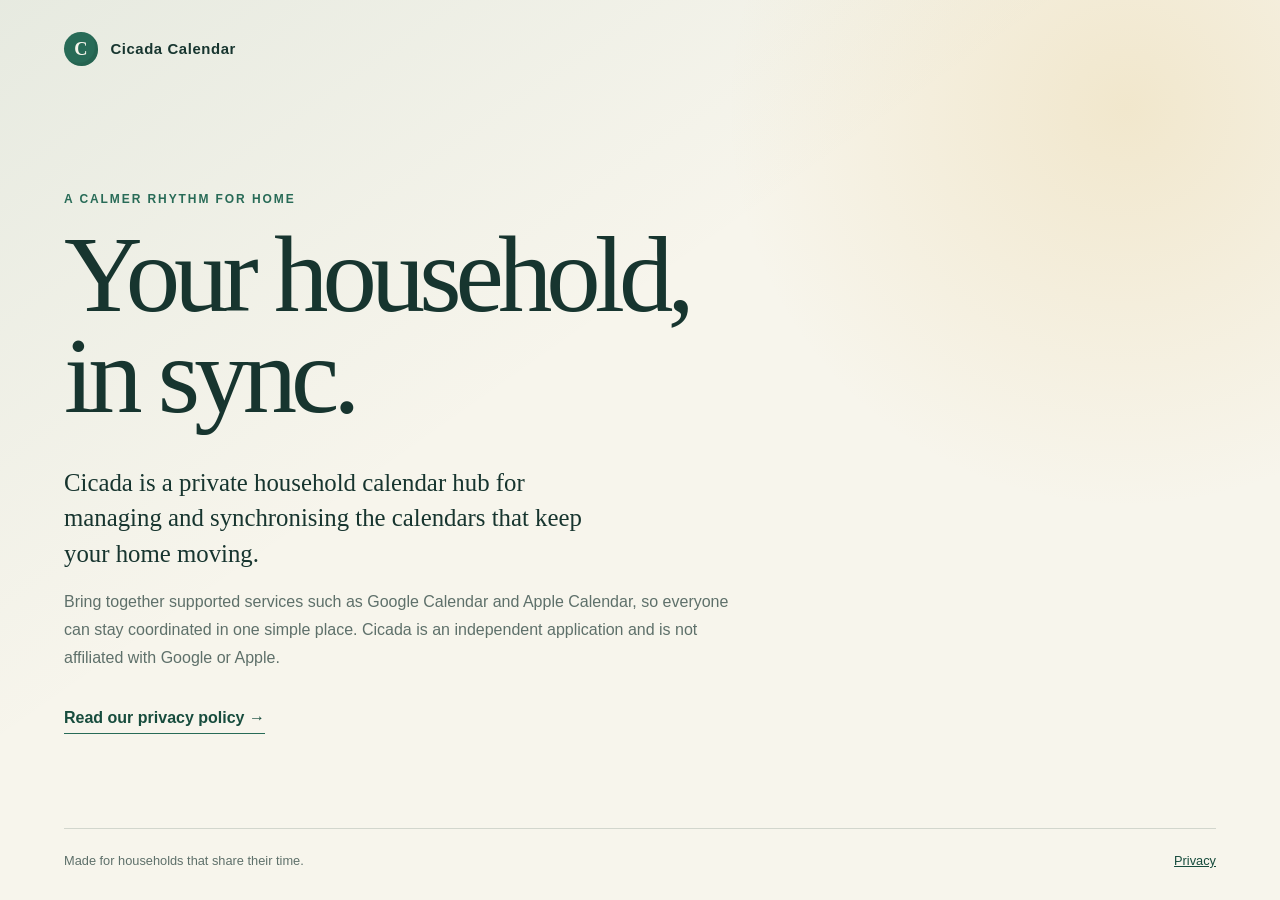
<file: index.html>
<!doctype html>
<html lang="en">
  <head>
    <meta charset="utf-8">
    <meta name="viewport" content="width=device-width, initial-scale=1">
    <meta name="description" content="Cicada is a private household calendar hub for managing and synchronising household calendars.">
    <title>Cicada Calendar</title>
    <link rel="stylesheet" href="styles.css">
  </head>
  <body>
    <header class="site-header">
      <a class="brand" href="/" aria-label="Cicada Calendar home">
        <span class="brand-mark" aria-hidden="true">C</span>
        <span>Cicada Calendar</span>
      </a>
    </header>

    <main>
      <section class="hero" aria-labelledby="hero-title">
        <p class="eyebrow">A calmer rhythm for home</p>
        <h1 id="hero-title">Your household,<br>in sync.</h1>
        <p class="intro">
          Cicada is a private household calendar hub for managing and synchronising
          the calendars that keep your home moving.
        </p>
        <p class="supporting">
          Bring together supported services such as Google Calendar and Apple Calendar,
          so everyone can stay coordinated in one simple place. Cicada is an independent
          application and is not affiliated with Google or Apple.
        </p>
        <a class="text-link" href="/privacy/">Read our privacy policy <span aria-hidden="true">→</span></a>
      </section>
    </main>

    <footer>
      <p>Made for households that share their time.</p>
      <a href="/privacy/">Privacy</a>
    </footer>
  </body>
</html>
</file>
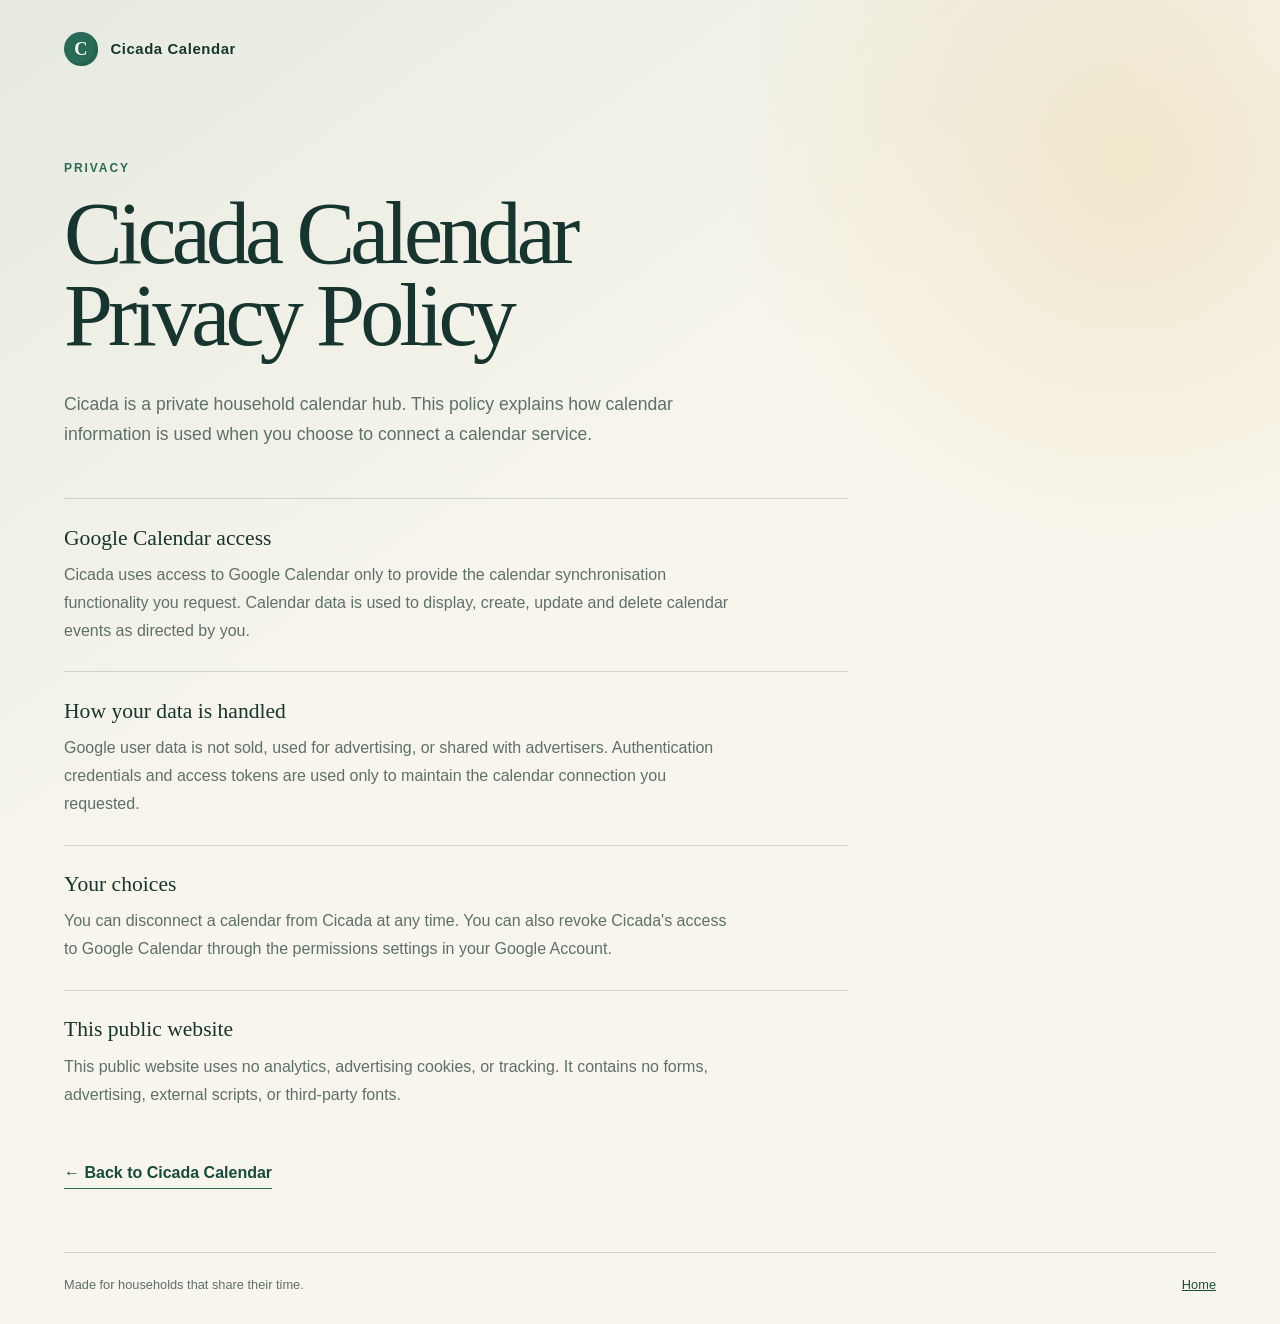
<file: privacy/index.html>
<!doctype html>
<html lang="en">
  <head>
    <meta charset="utf-8">
    <meta name="viewport" content="width=device-width, initial-scale=1">
    <meta name="description" content="Privacy policy for Cicada Calendar.">
    <title>Cicada Calendar Privacy Policy</title>
    <link rel="stylesheet" href="../styles.css">
  </head>
  <body>
    <header class="site-header">
      <a class="brand" href="/" aria-label="Cicada Calendar home">
        <span class="brand-mark" aria-hidden="true">C</span>
        <span>Cicada Calendar</span>
      </a>
    </header>

    <main>
      <article class="policy">
        <p class="eyebrow">Privacy</p>
        <h1>Cicada Calendar Privacy Policy</h1>
        <p class="lede">
          Cicada is a private household calendar hub. This policy explains how calendar
          information is used when you choose to connect a calendar service.
        </p>

        <section>
          <h2>Google Calendar access</h2>
          <p>
            Cicada uses access to Google Calendar only to provide the calendar
            synchronisation functionality you request. Calendar data is used to display,
            create, update and delete calendar events as directed by you.
          </p>
        </section>

        <section>
          <h2>How your data is handled</h2>
          <p>
            Google user data is not sold, used for advertising, or shared with advertisers.
            Authentication credentials and access tokens are used only to maintain the
            calendar connection you requested.
          </p>
        </section>

        <section>
          <h2>Your choices</h2>
          <p>
            You can disconnect a calendar from Cicada at any time. You can also revoke
            Cicada's access to Google Calendar through the permissions settings in your
            Google Account.
          </p>
        </section>

        <section>
          <h2>This public website</h2>
          <p>
            This public website uses no analytics, advertising cookies, or tracking. It
            contains no forms, advertising, external scripts, or third-party fonts.
          </p>
        </section>

        <a class="text-link" href="/">← Back to Cicada Calendar</a>
      </article>
    </main>

    <footer>
      <p>Made for households that share their time.</p>
      <a href="/">Home</a>
    </footer>
  </body>
</html>
</file>
<file: styles.css>
:root {
  color-scheme: light;
  --ink: #17352f;
  --muted: #5e706a;
  --paper: #f7f5ec;
  --leaf: #286b57;
  --leaf-dark: #174c3d;
  --sun: #d7a83e;
  --line: rgba(23, 53, 47, 0.16);
  font-family: Georgia, "Times New Roman", serif;
  background: var(--paper);
  color: var(--ink);
  font-synthesis: none;
}

* {
  box-sizing: border-box;
}

html {
  min-height: 100%;
}

body {
  min-height: 100vh;
  margin: 0;
  background:
    radial-gradient(circle at 88% 12%, rgba(215, 168, 62, 0.18), transparent 25rem),
    linear-gradient(145deg, rgba(40, 107, 87, 0.08), transparent 42%);
  display: flex;
  flex-direction: column;
}

a {
  color: inherit;
}

.site-header,
main,
footer {
  width: min(100% - 2.5rem, 72rem);
  margin-inline: auto;
}

.site-header {
  padding-block: 2rem;
}

.brand {
  width: fit-content;
  display: flex;
  align-items: center;
  gap: 0.75rem;
  color: var(--ink);
  font-family: Arial, Helvetica, sans-serif;
  font-size: 0.93rem;
  font-weight: 700;
  letter-spacing: 0.04em;
  text-decoration: none;
}

.brand-mark {
  width: 2.15rem;
  height: 2.15rem;
  border-radius: 50% 50% 48% 52%;
  background: var(--leaf);
  color: var(--paper);
  display: grid;
  place-items: center;
  font-family: Georgia, "Times New Roman", serif;
  font-size: 1.15rem;
  box-shadow: inset -0.2rem -0.2rem 0 rgba(0, 0, 0, 0.08);
}

main {
  flex: 1;
  display: grid;
  align-items: center;
}

.hero,
.policy {
  max-width: 49rem;
  padding-block: clamp(3rem, 10vh, 7rem);
}

.eyebrow {
  margin: 0 0 1.1rem;
  color: var(--leaf);
  font-family: Arial, Helvetica, sans-serif;
  font-size: 0.75rem;
  font-weight: 700;
  letter-spacing: 0.16em;
  text-transform: uppercase;
}

h1 {
  max-width: 13ch;
  margin: 0;
  font-size: clamp(3rem, 9vw, 6.8rem);
  font-weight: 400;
  letter-spacing: -0.055em;
  line-height: 0.93;
}

.intro {
  max-width: 35rem;
  margin: 2.4rem 0 1rem;
  font-size: clamp(1.2rem, 2.2vw, 1.55rem);
  line-height: 1.45;
}

.supporting,
.lede,
.policy section p {
  max-width: 42rem;
  color: var(--muted);
  font-family: Arial, Helvetica, sans-serif;
  font-size: 1rem;
  line-height: 1.75;
}

.supporting {
  margin: 0 0 2rem;
}

.text-link {
  display: inline-block;
  border-bottom: 1px solid var(--leaf);
  color: var(--leaf-dark);
  font-family: Arial, Helvetica, sans-serif;
  font-weight: 700;
  line-height: 1.8;
  text-decoration: none;
}

.text-link:hover,
.text-link:focus-visible {
  color: var(--leaf);
  border-bottom-color: var(--sun);
}

.policy {
  padding-block: clamp(2.5rem, 7vh, 5rem);
}

.policy h1 {
  max-width: 12ch;
  font-size: clamp(2.7rem, 7vw, 5.5rem);
}

.lede {
  margin: 2rem 0 3rem;
  font-size: 1.1rem;
}

.policy section {
  border-top: 1px solid var(--line);
  padding-block: 1.65rem;
}

.policy section:last-of-type {
  margin-bottom: 1.5rem;
}

h2 {
  margin: 0 0 0.65rem;
  font-size: 1.35rem;
  font-weight: 400;
}

.policy section p {
  margin: 0;
}

footer {
  border-top: 1px solid var(--line);
  padding-block: 1.5rem 2rem;
  display: flex;
  justify-content: space-between;
  gap: 1rem;
  color: var(--muted);
  font-family: Arial, Helvetica, sans-serif;
  font-size: 0.8rem;
}

footer p {
  margin: 0;
}

footer a {
  color: var(--leaf-dark);
}

@media (max-width: 38rem) {
  .site-header,
  main,
  footer {
    width: min(100% - 2rem, 72rem);
  }

  .site-header {
    padding-block: 1.25rem;
  }

  .hero {
    padding-block: 3.75rem;
  }

  footer {
    flex-direction: column;
  }
}

@media (prefers-reduced-motion: no-preference) {
  .brand-mark,
  .text-link {
    transition: transform 160ms ease, color 160ms ease, border-color 160ms ease;
  }

  .brand:hover .brand-mark {
    transform: rotate(-5deg);
  }
}
</file>
